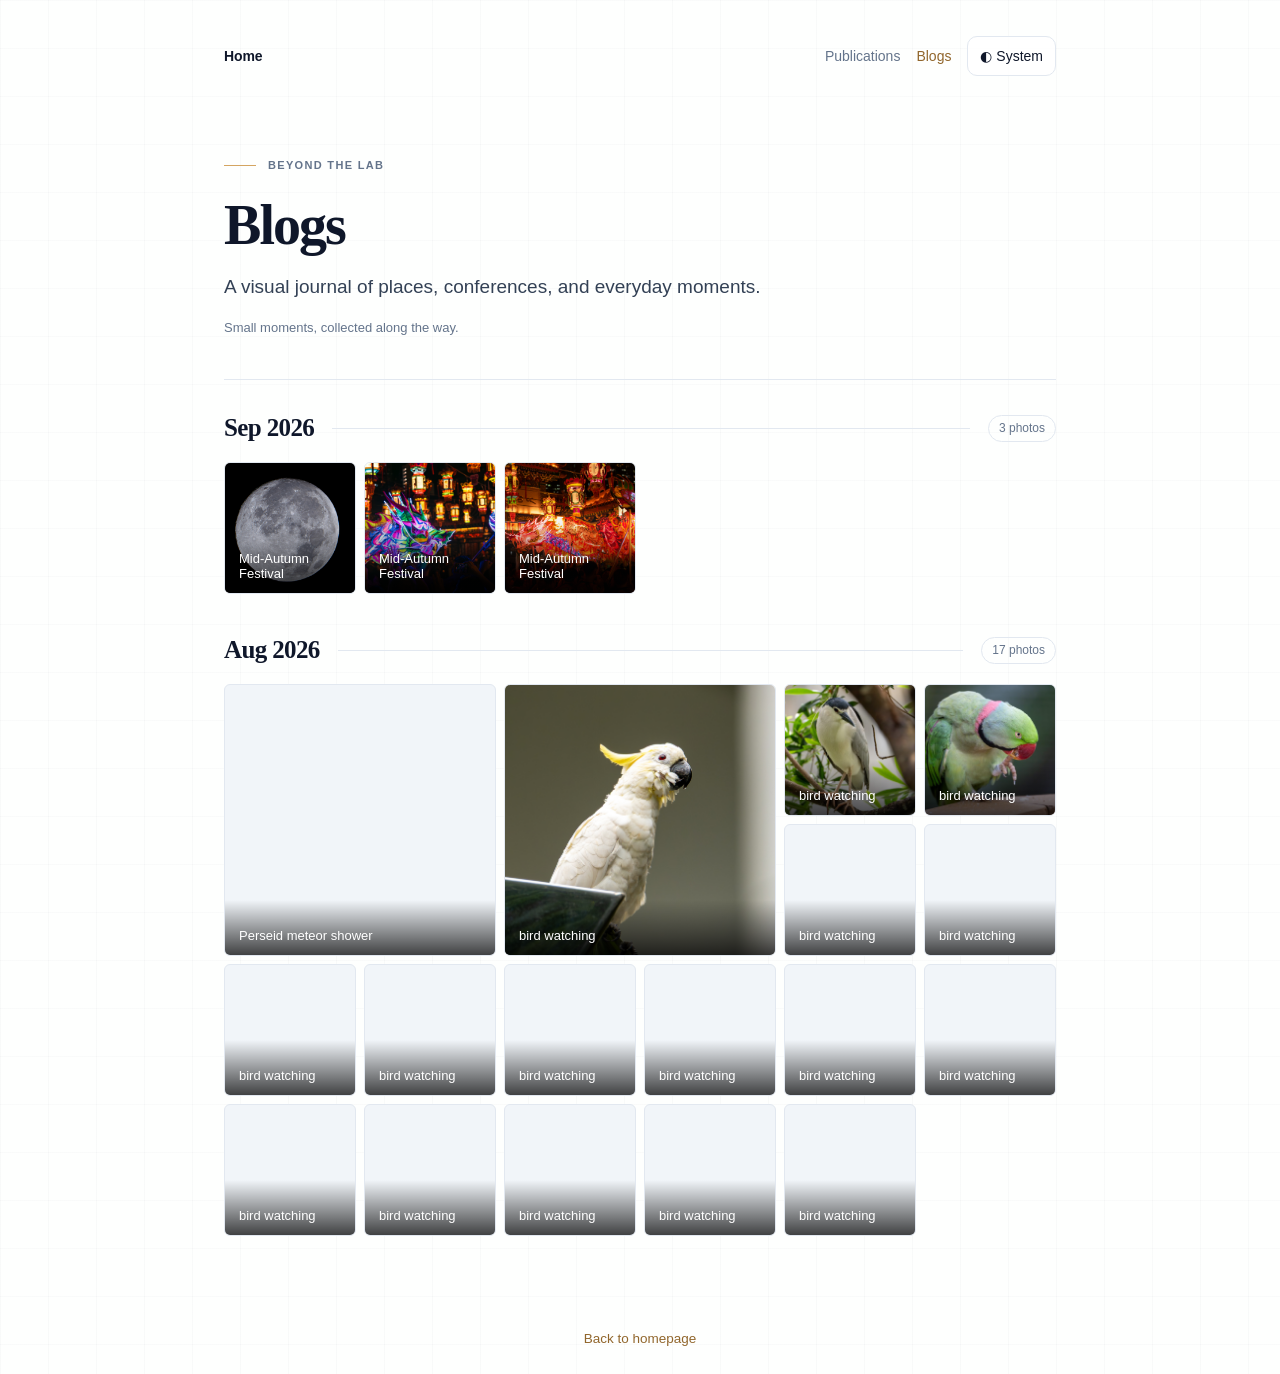
<file: blogs/index.html>
<!DOCTYPE html>
<html lang="en">
<head>
  <meta charset="UTF-8">
  <meta name="viewport" content="width=device-width, initial-scale=1.0">
  <title>Blogs | Academic Journal</title>
  <meta name="description" content="A visual journal of places, conferences, and everyday moments.">
  <script src="../assets/theme.js"></script>
  <link rel="stylesheet" href="../assets/base.css">
  <link rel="stylesheet" href="../assets/site.css?v=20261001-squares">
  <script defer src="../assets/site-config.js?v=20261001-squares"></script>
  <script defer src="../assets/site.js"></script>
  <script defer src="../assets/blogs.js?v=20261001-squares"></script>
</head>
<body>
  <main class="container journal-container">
    <nav class="top-nav" aria-label="Main navigation">
      <a class="nav-name" href="../">Home</a>
      <div class="nav-links"><a href="../#publications">Publications</a><a href="./" aria-current="page">Blogs</a>
      <!-- <a href="#footprint">Site Footprint</a> --><button class="theme-toggle" type="button" data-theme-toggle hidden>Theme</button></div>
    </nav>
    <header class="journal-header">
      <p class="eyebrow">Beyond the lab</p><h1>Blogs</h1>
      <p>A visual journal of places, conferences, and everyday moments.</p>
      <p class="muted">Small moments, collected along the way.</p>
    </header>
    <div id="photo-journal"><div class="empty-journal"><span class="empty-icon" aria-hidden="true">▧</span>
      <h2>The journal is just beginning.</h2><p class="muted">Photos and stories will appear here soon.</p></div></div>
    <noscript><p>JavaScript is needed to display the photo journal and open the image viewer.</p></noscript>
    <!-- Site Footprint disabled; uncomment to restore.
    <section class="site-footprint" id="footprint" aria-labelledby="footprint-title">
      <h2 id="footprint-title" class="eyebrow">Site Footprint</h2>
      <div data-visitor-map><p class="muted">Visitor map is not connected yet.</p></div>
    </section>
    -->
  </main>
  <footer class="footer"><a href="../">Back to homepage</a></footer>
  <dialog class="lightbox" aria-label="Photo viewer">
    <div class="lightbox-toolbar"><p id="photo-count" aria-live="polite"></p><button type="button" data-close aria-label="Close photo viewer">✕</button></div>
    <figure><img id="lightbox-image" alt=""><figcaption id="lightbox-caption" aria-live="polite"></figcaption></figure>
    <div class="lightbox-controls"><button type="button" data-previous aria-label="Previous photo">← Previous</button><button type="button" data-next aria-label="Next photo">Next →</button></div>
  </dialog>
</body>
</html>
</file>
<file: assets/base.css>
:root {
      --bg: #f5f5f7;
      --card: rgba(255, 255, 255, 0.94);
      --text: #1d1d1f;
      --subtle: #3f4247;
      --muted: #6b7078;
      --line: #e5e5ea;
      --link: #0066cc;
      --chip: #f2f2f4;
      --chip-text: #52565c;
      --shadow: 0 18px 50px rgba(0, 0, 0, 0.06);
      --soft-shadow: 0 8px 26px rgba(0, 0, 0, 0.045);
      --radius: 24px;
    }

    * {
      box-sizing: border-box;
    }

    html {
      scroll-behavior: smooth;
    }

    body {
      margin: 0;
      font-family: -apple-system, BlinkMacSystemFont, "Segoe UI", "Microsoft YaHei", Arial, sans-serif;
      line-height: 1.58;
      color: var(--text);
      background:
        radial-gradient(circle at top left, rgba(255, 255, 255, 0.95), transparent 34rem),
        var(--bg);
      -webkit-font-smoothing: antialiased;
    }

    .container {
      max-width: 1080px;
      margin: 0 auto;
      padding: 34px 20px 42px;
    }

    .top-nav {
      display: flex;
      justify-content: space-between;
      align-items: center;
      margin-bottom: 18px;
      color: var(--muted);
      font-size: 14px;
    }

    .nav-name {
      font-weight: 650;
      color: var(--text);
      letter-spacing: -0.01em;
    }

    .nav-links {
      display: flex;
      gap: 18px;
      flex-wrap: wrap;
    }

    .nav-links a {
      color: var(--muted);
      text-decoration: none;
      transition: color 0.12s ease;
    }

    .nav-links a:hover {
      color: var(--link);
    }

    .card {
      background: var(--card);
      border: 1px solid rgba(255, 255, 255, 0.74);
      border-radius: var(--radius);
      padding: 34px 36px;
      margin-bottom: 20px;
      box-shadow: var(--shadow);
      backdrop-filter: blur(18px);
    }

    .hero {
      display: grid;
      grid-template-columns: 1fr auto;
      gap: 42px;
      align-items: center;
    }

    .profile-photo-wrap {
      display: inline-flex;
      align-items: center;
      justify-content: center;
      justify-self: end;
      width: fit-content;
      border-radius: 24px;
      overflow: hidden;
      background: #fff;
      border: 1px solid var(--line);
      box-shadow: 0 12px 34px rgba(0, 0, 0, 0.08);
    }

    .profile-photo {
      height: 280px;
      width: auto;
      display: block;
    }

    h1 {
      margin: 0 0 8px;
      font-size: 42px;
      line-height: 1.12;
      letter-spacing: -0.045em;
      font-weight: 760;
    }

    h2 {
      margin: 0 0 20px;
      padding-bottom: 12px;
      border-bottom: 1px solid var(--line);
      font-size: 25px;
      line-height: 1.25;
      letter-spacing: -0.025em;
      font-weight: 720;
    }

    h3 {
      margin: 0 0 8px;
      font-size: 18px;
      line-height: 1.35;
      letter-spacing: -0.015em;
      font-weight: 700;
    }

    p {
      margin: 6px 0;
    }

    a {
      color: var(--link);
      text-decoration: none;
    }

    a:hover {
      text-decoration: underline;
    }

    .identity {
      font-size: 17px;
      color: var(--subtle);
      margin-bottom: 10px;
    }

    .about-line {
      max-width: 760px;
      margin-top: 12px;
      color: var(--text);
      font-size: 16px;
      line-height: 1.62;
    }

    .links {
      margin-top: 18px;
      display: flex;
      flex-wrap: wrap;
      gap: 10px;
    }

    .pill-link,
    .mini-link {
      display: inline-flex;
      align-items: center;
      justify-content: center;
      border-radius: 999px;
      text-decoration: none;
      transition: all 0.16s ease;
      white-space: nowrap;
    }

    .pill-link {
      padding: 5px 13px;
      border: 1px solid #d7e6fb;
      background: rgba(247, 250, 255, 0.9);
      color: var(--link);
      font-size: 14.5px;
      line-height: 1.5;
    }

    button.pill-link {
      font: inherit;
      cursor: pointer;
    }

    button.pill-link.copied {
      background: rgba(220, 252, 231, 0.95);
      border-color: #86efac;
      color: #14532d;
    }

    .pill-link:hover,
    .mini-link:hover {
      text-decoration: none;
      background: #edf5ff;
      border-color: #bfd8f7;
      transform: translateY(-1px);
    }

    .mini-links {
      display: flex;
      flex-wrap: wrap;
      gap: 7px;
      margin-top: 7px;
    }

    .mini-link {
      padding: 4px 10px;
      border: 1px solid #e1e7f0;
      background: #fbfcff;
      color: var(--link);
      font-size: 13.5px;
      line-height: 1.45;
    }

    .item-title {
      font-weight: 680;
      font-size: 17px;
      line-height: 1.42;
      letter-spacing: -0.01em;
    }

    .muted {
      color: var(--muted);
      font-size: 15px;
      line-height: 1.48;
    }

    .venue {
      color: #14532d;
      font-weight: 700;
    }

    .authors {
      margin-top: 4px;
      color: var(--muted);
      font-size: 14.5px;
      line-height: 1.45;
    }

    .me {
      color: #1e3a8a;
      font-weight: 720;
    }

    .highlight {
      margin: 6px 0 5px;
      color: #343840;
      font-size: 14.8px;
      line-height: 1.5;
    }

    .highlight-label {
      color: var(--text);
      font-weight: 680;
    }

    .tag {
      display: inline-block;
      margin: 7px 7px 0 0;
      padding: 3px 10px;
      border-radius: 999px;
      background: var(--chip);
      color: var(--chip-text);
      font-size: 13px;
      line-height: 1.5;
    }

    .publication-card {
      display: grid;
      grid-template-columns: 250px 1fr;
      gap: 22px;
      align-items: center;
      padding: 12px 0;
      border-bottom: 1px solid #f0f0f2;
    }

    .publication-card:last-child {
      border-bottom: none;
      padding-bottom: 0;
    }

    .publication-cover-wrap {
      width: 230px;
      height: 230px;
      border-radius: 0;
      background: transparent;
      border: none;
      box-shadow: none;
      overflow: hidden;
      display: flex;
      align-items: center;
      justify-content: center;
      align-self: center;
    }

    .publication-cover {
      width: 100%;
      height: 100%;
      object-fit: contain;
      object-position: center;
      display: block;
      padding: 8px;
      background: #fff;
    }

    .project-grid {
      display: grid;
      grid-template-columns: repeat(3, 1fr);
      gap: 14px;
    }

    .project-card,
    .note-card,
    .info-panel {
      background: rgba(255, 255, 255, 0.72);
      border: 1px solid #eceef2;
      border-radius: 18px;
      padding: 18px;
      box-shadow: 0 8px 24px rgba(0, 0, 0, 0.032);
    }

    .project-card {
      min-height: 178px;
      display: flex;
      flex-direction: column;
      justify-content: space-between;
    }

    .project-title {
      font-size: 17px;
      font-weight: 720;
      letter-spacing: -0.012em;
      margin-bottom: 6px;
    }

    .project-desc {
      color: var(--muted);
      font-size: 14.5px;
      line-height: 1.55;
    }

    .more-block {
      margin-top: 14px;
    }

    details {
      margin-top: 8px;
    }

    summary {
      cursor: pointer;
      color: var(--muted);
      font-size: 14.5px;
      user-select: none;
      transition: color 0.12s ease;
    }

    summary:hover {
      color: var(--link);
    }

    details[open] summary {
      margin-bottom: 10px;
      color: var(--link);
    }

    .more-project-grid {
      display: grid;
      grid-template-columns: repeat(3, 1fr);
      gap: 12px;
      margin-top: 10px;
    }

    .experience-awards-grid {
      display: grid;
      grid-template-columns: 1.35fr 1fr;
      gap: 14px;
    }

    .timeline {
      position: relative;
      display: grid;
      gap: 16px;
      margin-top: 8px;
    }

    .timeline-item {
      display: grid;
      grid-template-columns: 38px 1fr;
      gap: 11px;
      align-items: start;
    }

    .school-logo {
      width: 32px;
      height: 32px;
      border-radius: 50%;
      object-fit: contain;
      background: #fff;
      border: 1px solid var(--line);
      padding: 1px;
      display: block;
    }

    .timeline-time {
      color: var(--muted);
      font-size: 14px;
      line-height: 1.45;
      margin-bottom: 2px;
    }

    .timeline-title {
      font-size: 15.5px;
      line-height: 1.5;
      color: var(--text);
      font-weight: 620;
    }

    .award-list {
      display: flex;
      flex-wrap: wrap;
      gap: 9px;
      margin-top: 12px;
    }

    .award-chip {
      display: inline-flex;
      align-items: center;
      padding: 6px 11px;
      border-radius: 999px;
      background: #f7f7f9;
      border: 1px solid #eceef2;
      color: #343840;
      font-size: 14px;
      line-height: 1.45;
    }

    .note-grid {
      display: grid;
      grid-template-columns: repeat(2, 1fr);
      gap: 14px;
    }

    .note-card {
      min-height: 250px;
    }

    .section-note {
      color: var(--muted);
      font-size: 14.5px;
      margin: 0 0 9px;
    }

    .post-list {
      margin: 0;
      padding: 0;
      list-style: none;
    }

    .post-list li {
      position: relative;
      margin-bottom: 7px;
      padding-left: 15px;
      font-size: 15px;
      line-height: 1.5;
    }

    .post-list li::before {
      content: "";
      position: absolute;
      left: 1px;
      top: 0.72em;
      width: 4px;
      height: 4px;
      border-radius: 50%;
      background: #aeb4bd;
    }

    .post-list a {
      color: var(--text);
      text-decoration: none;
      transition: color 0.12s ease;
    }

    .post-list a:hover {
      color: var(--link);
      text-decoration: none;
    }

    .footer {
      text-align: center;
      color: #8a8f98;
      font-size: 13.5px;
      padding: 8px 0 24px;
    }

    @media (max-width: 900px) {
      .project-grid,
      .more-project-grid,
      .note-grid,
      .experience-awards-grid {
        grid-template-columns: 1fr;
      }

      .note-card,
      .project-card {
        min-height: auto;
      }
    }

    @media (max-width: 820px) {
      .container {
        padding: 24px 14px 36px;
      }

      .top-nav {
        display: none;
      }

      .card {
        padding: 26px 24px;
        border-radius: 20px;
      }

      .hero {
        grid-template-columns: 1fr;
        gap: 24px;
      }

      .profile-photo-wrap {
        justify-self: center;
        width: fit-content;
      }

      .profile-photo {
        height: 155px;
      }

      .publication-card {
        grid-template-columns: 1fr;
        gap: 14px;
        align-items: start;
      }

      .publication-cover-wrap {
        width: 100%;
        height: 210px;
      }
    }

    @media (max-width: 560px) {
      h1 {
        font-size: 34px;
      }

      h2 {
        font-size: 23px;
      }

      .identity,
      .about-line {
        font-size: 15.5px;
      }

      .links {
        gap: 8px;
      }

      .pill-link {
        font-size: 14px;
        padding: 5px 11px;
      }

      .publication-cover-wrap {
        height: 190px;
      }
    }

    .experience-marquee {
      position: relative;
      overflow: hidden;
      margin-top: 8px;
      padding: 8px 0 18px;
      -webkit-mask-image: linear-gradient(to right, transparent, black 6%, black 94%, transparent);
              mask-image: linear-gradient(to right, transparent, black 6%, black 94%, transparent);
    }

    .experience-marquee-track {
      display: flex;
      width: max-content;
      gap: 108px;
      will-change: transform;
    }

    .experience-marquee-item {
      flex: 0 0 auto;
      display: flex;
      flex-direction: column;
      align-items: center;
      gap: 8px;
      width: 120px;
    }

    .experience-marquee-logo {
      width: 190px;
      height: 100px;
      border-radius: 8px;
      background: #fff;
      display: flex;
      align-items: center;
      justify-content: center;
      padding: 4px;
      overflow: hidden;
      flex-shrink: 0;
    }

    .experience-marquee-logo img {
      width: var(--icon-size, 100%);
      height: var(--icon-size, 100%);
      object-fit: contain;
      display: block;
    }

    .experience-marquee-label {
      font-size: 12.5px;
      line-height: 1.35;
      color: var(--muted);
      text-align: center;
    }

    .experience-marquee-label strong {
      display: block;
      color: var(--text);
      font-weight: 620;
      font-size: 13.5px;
      margin-bottom: 1px;
    }

    @media (max-width: 560px) {
      .experience-marquee-track {
        gap: 36px;
      }

      .experience-marquee-item {
        width: 110px;
      }

      .experience-marquee-logo {
        width: 95px;
        height: 50px;
      }
    }
</file>
<file: assets/site.css>
/* Palette and 48px grid adapted from the reference site's light/dark appearance. */
:root {
  color-scheme: light;
  --bg: #fefffe; --card: rgba(255,255,255,.88); --text: #0f172a;
  --subtle: #334155; --muted: #64748b; --line: #e2e8f0;
  --link: #91662c; --accent: #d4a562; --chip: #f1f5f9; --chip-text: #475569;
  --grid-x: #1e293b06; --grid-y: #1e293b05;
  --shadow: 0 12px 35px #0f172a06;
}
:root[data-theme="dark"] {
  color-scheme: dark;
  --bg: #0f172a; --card: rgba(20,31,51,.9); --text: #f8fafc;
  --subtle: #e2e8f0; --muted: #a8b7ca; --line: #334155;
  --link: #e4b976; --accent: #e4b976; --chip: #1e293b; --chip-text: #cbd5e1;
  --grid-x: #e2e8f009; --grid-y: #e2e8f006;
  --shadow: 0 12px 35px #00000018;
}
body {
  background: linear-gradient(90deg,var(--grid-x) 1px,transparent 1px),linear-gradient(180deg,var(--grid-y) 1px,transparent 1px),var(--bg);
  background-size: 48px 48px,48px 48px,auto;
}
.card { border-color: var(--line); }
.top-nav { gap: 16px; min-height: 44px; }
.nav-links { align-items: center; gap: 16px; }
.nav-links a[aria-current="page"] { color: var(--link); }
.theme-toggle { min-height: 40px; padding: 7px 12px; border: 1px solid var(--line); border-radius: 10px; background: var(--card); color: var(--text); font: inherit; cursor: pointer; }
.theme-toggle:hover { border-color: var(--accent); }
:focus-visible { outline: 2px solid var(--accent); outline-offset: 4px; }
.pill-link,.mini-link { gap: 10px; background: var(--chip); border-color: var(--line); color: var(--link); }
.pill-link:hover,.mini-link:hover { background: var(--card); border-color: var(--accent); }
.highlight,.award-chip { color: var(--subtle); }
.me { color: var(--link); }
.venue { color: #287546; }
[data-theme="dark"] .venue { color: #86d4a5; }
.publication-card { border-color: var(--line); }
.project-card,.note-card,.info-panel,.award-chip { background: var(--card); border-color: var(--line); }
.footer { color: var(--muted); }
.eyebrow { display: flex; align-items: center; gap: 12px; color: var(--muted); text-transform: uppercase; letter-spacing: .12em; font-size: 11px; font-weight: 650; }
.eyebrow::before { content: ''; width: 32px; height: 1px; background: var(--accent); }
.blog-intro { display: flex; justify-content: space-between; align-items: center; gap: 24px; }
.blog-intro h2 { border: 0; padding: 0; margin: 12px 0; font-family: Georgia,serif; font-size: 32px; }
.journal-header { padding: 55px 0 36px; border-bottom: 1px solid var(--line); margin-bottom: 34px; }
.journal-header h1 { font-family: Georgia,serif; font-size: clamp(38px,6vw,56px); margin: 20px 0 15px; letter-spacing: -.035em; }
.journal-header > p:not(.eyebrow):not(.muted) { color: var(--subtle); font-size: 19px; max-width: 640px; }
.journal-header .muted { font-size: 13px; margin-top: 16px; }
.journal-container { max-width: 872px; }
.month-group { margin-bottom: 42px; }
.month-heading { display: flex; align-items: center; gap: 18px; margin-bottom: 20px; }
.month-heading h2 { padding: 0; margin: 0; border: 0; font: 600 25px Georgia,serif; }
.month-heading::after { content: ''; height: 1px; background: var(--line); flex: 1; }
.photo-total { color: var(--muted); font-size: 12px; border: 1px solid var(--line); border-radius: 999px; padding: 3px 10px; order: 1; }
.photo-grid { display: grid; grid-template-columns: repeat(2,minmax(0,1fr)); gap: 12px; }
.photo-tile { position: relative; display: block; min-width: 0; width: 100%; padding: 0; border: 1px solid var(--line); border-radius: 6px; overflow: hidden; background: var(--chip); cursor: zoom-in; aspect-ratio: 1; text-align: left; }
.photo-tile img { width: 100%; height: 100%; display: block; object-fit: cover; transition: transform .25s; }
.photo-tile-featured { grid-column: span 2; }
.photo-tile:hover img { transform: scale(1.04); }
.photo-tile span { position: absolute; inset: auto 0 0; padding: 28px 14px 12px; color: #fff; font-size: 13px; background: linear-gradient(transparent,#000b); }
@media(min-width:640px) {
  .photo-grid { grid-template-columns: repeat(4,minmax(0,1fr)); gap: 8px; }
  .photo-tile-featured { grid-row: span 2; }
}
@media(min-width:768px) {
  .photo-grid { grid-template-columns: repeat(6,minmax(0,1fr)); }
}
.empty-journal { text-align: center; padding: 64px 20px; border: 1px dashed var(--line); border-radius: 12px; background: var(--card); }
.empty-journal h2 { border: 0; padding: 0; font: 28px Georgia,serif; margin: 14px 0; }
.empty-icon { font-size: 44px; color: var(--accent); }
.site-footprint { padding: 32px 0; margin-top: 38px; border-top: 1px solid var(--line); text-align: center; }
.site-footprint h2 { border: 0; padding: 0; justify-content: center; margin-bottom: 20px; }
.site-footprint img { display: block; max-width: min(100%,640px); margin: auto; border: 1px solid var(--line); border-radius: 8px; }
.site-footprint .muted { font-size: 13px; }
.lightbox { width: min(1100px,95vw); max-height: 94dvh; padding: 16px; border: 1px solid var(--line); border-radius: 12px; background: var(--bg); color: var(--text); }
.lightbox::backdrop { background: #000c; }
.lightbox-toolbar,.lightbox-controls { display: flex; justify-content: space-between; align-items: center; gap: 10px; }
.lightbox button { background: var(--chip); color: var(--text); border: 1px solid var(--line); padding: 10px 16px; border-radius: 8px; cursor: pointer; }
.lightbox button:disabled { opacity: .4; cursor: default; }
.lightbox figure { margin: 12px 0; text-align: center; }
.lightbox img { display: block; max-width: 100%; max-height: 65dvh; object-fit: contain; margin: auto; }
.lightbox figcaption { padding: 12px; color: var(--subtle); }
body:has(dialog[open]) { overflow: hidden; }
@media(max-width:820px) {
  .top-nav { display: flex; align-items: flex-start; flex-direction: column; }
  .nav-links { width: 100%; gap: 12px; font-size: 13px; }
}
@media(max-width:560px) {
  .blog-intro { align-items: flex-start; flex-direction: column; }
  .journal-header { padding-top: 32px; }
  .theme-toggle { padding: 6px 9px; }
}
@media(prefers-reduced-motion:reduce) { html { scroll-behavior: auto; } *,*::before,*::after { transition: none !important; } }
</file>
